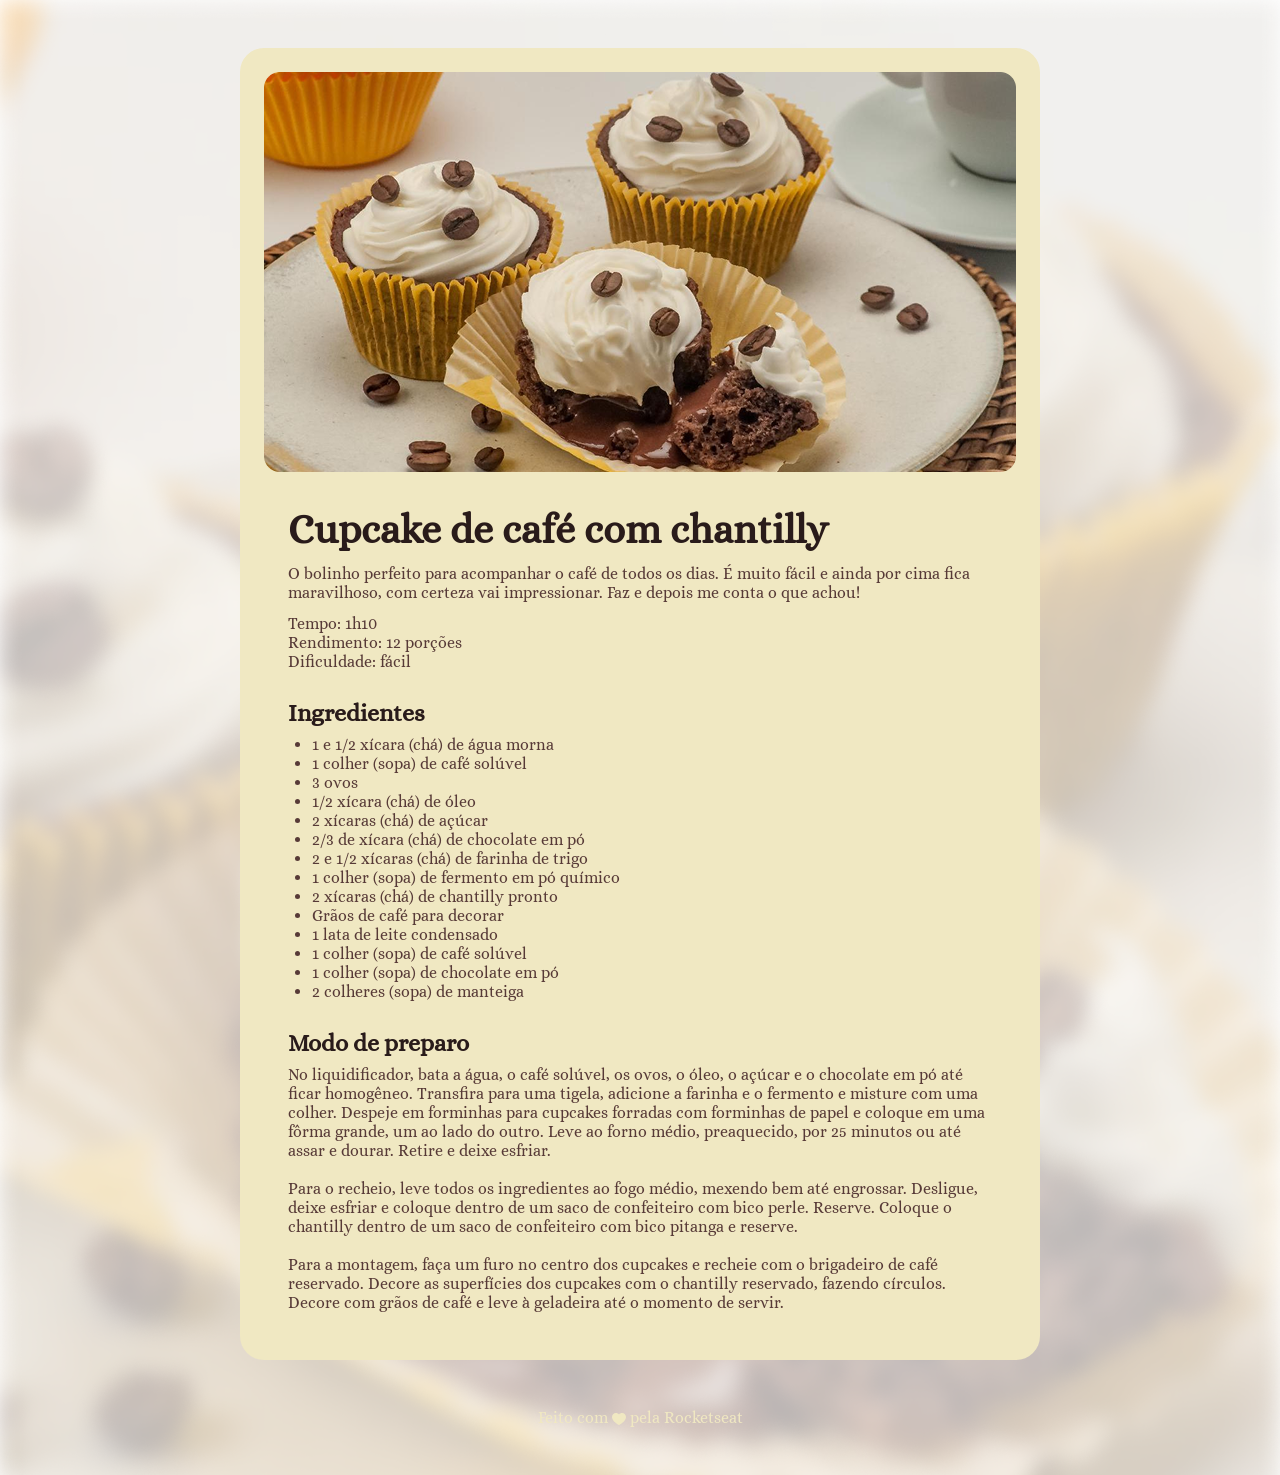
<file: projetos/projetos-html-css/projeto-01/index.html>
<!doctype html>
<html lang="pt-br">
  <head>
    <link rel="preconnect" href="https://fonts.googleapis.com" />
    <link rel="preconnect" href="https://fonts.gstatic.com" crossorigin />
    <link
      href="https://fonts.googleapis.com/css2?family=Alice&display=swap"
      rel="stylesheet"
    />
    <meta charset="UTF-8" />
    <meta name="viewport" content="width=device-width, initial-scale=1.0" />
    <title>Página de receita</title>
    <link rel="stylesheet" href="style.css" />
  </head>
  <body>
    <div id="page">
      <img src="assets/main-image.png" alt="Imagem de um cupcake" />
      <main>
        <section id="about">
          <h1>Cupcake de café com chantilly</h1>
          <p>
            O bolinho perfeito para acompanhar o café de todos os dias. É muito
            fácil e ainda por cima fica maravilhoso, com certeza vai
            impressionar. Faz e depois me conta o que achou!
          </p>
          <p>
            Tempo: 1h10 <br />
            Rendimento: 12 porções <br />
            Dificuldade: fácil
          </p>
        </section>
        <section id="ingredients">
          <h2>Ingredientes</h2>
          <ul>
            <li>1 e 1/2 xícara (chá) de água morna</li>
            <li>1 colher (sopa) de café solúvel</li>
            <li>3 ovos</li>
            <li>1/2 xícara (chá) de óleo</li>
            <li>2 xícaras (chá) de açúcar</li>
            <li>2/3 de xícara (chá) de chocolate em pó</li>
            <li>2 e 1/2 xícaras (chá) de farinha de trigo</li>
            <li>1 colher (sopa) de fermento em pó químico</li>
            <li>2 xícaras (chá) de chantilly pronto</li>
            <li>Grãos de café para decorar</li>
            <li>1 lata de leite condensado</li>
            <li>1 colher (sopa) de café solúvel</li>
            <li>1 colher (sopa) de chocolate em pó</li>
            <li>2 colheres (sopa) de manteiga</li>
          </ul>
        </section>
        <section id="preparation">
          <h2>Modo de preparo</h2>
          <p>
            No liquidificador, bata a água, o café solúvel, os ovos, o óleo, o
            açúcar e o chocolate em pó até ficar homogêneo. Transfira para uma
            tigela, adicione a farinha e o fermento e misture com uma colher.
            Despeje em forminhas para cupcakes forradas com forminhas de papel e
            coloque em uma fôrma grande, um ao lado do outro. Leve ao forno
            médio, preaquecido, por 25 minutos ou até assar e dourar. Retire e
            deixe esfriar.
            <br /><br />
            Para o recheio, leve todos os ingredientes ao fogo médio, mexendo
            bem até engrossar. Desligue, deixe esfriar e coloque dentro de um
            saco de confeiteiro com bico perle. Reserve. Coloque o chantilly
            dentro de um saco de confeiteiro com bico pitanga e reserve.
            <br /><br />
            Para a montagem, faça um furo no centro dos cupcakes e recheie com o
            brigadeiro de café reservado. Decore as superfícies dos cupcakes com
            o chantilly reservado, fazendo círculos. Decore com grãos de café e
            leve à geladeira até o momento de servir.
          </p>
        </section>
      </main>
    </div>
    <footer>
      Feito com <img src="assets/heart.svg" alt="coração" /> pela Rocketseat
    </footer>
  </body>
</html>
</file>
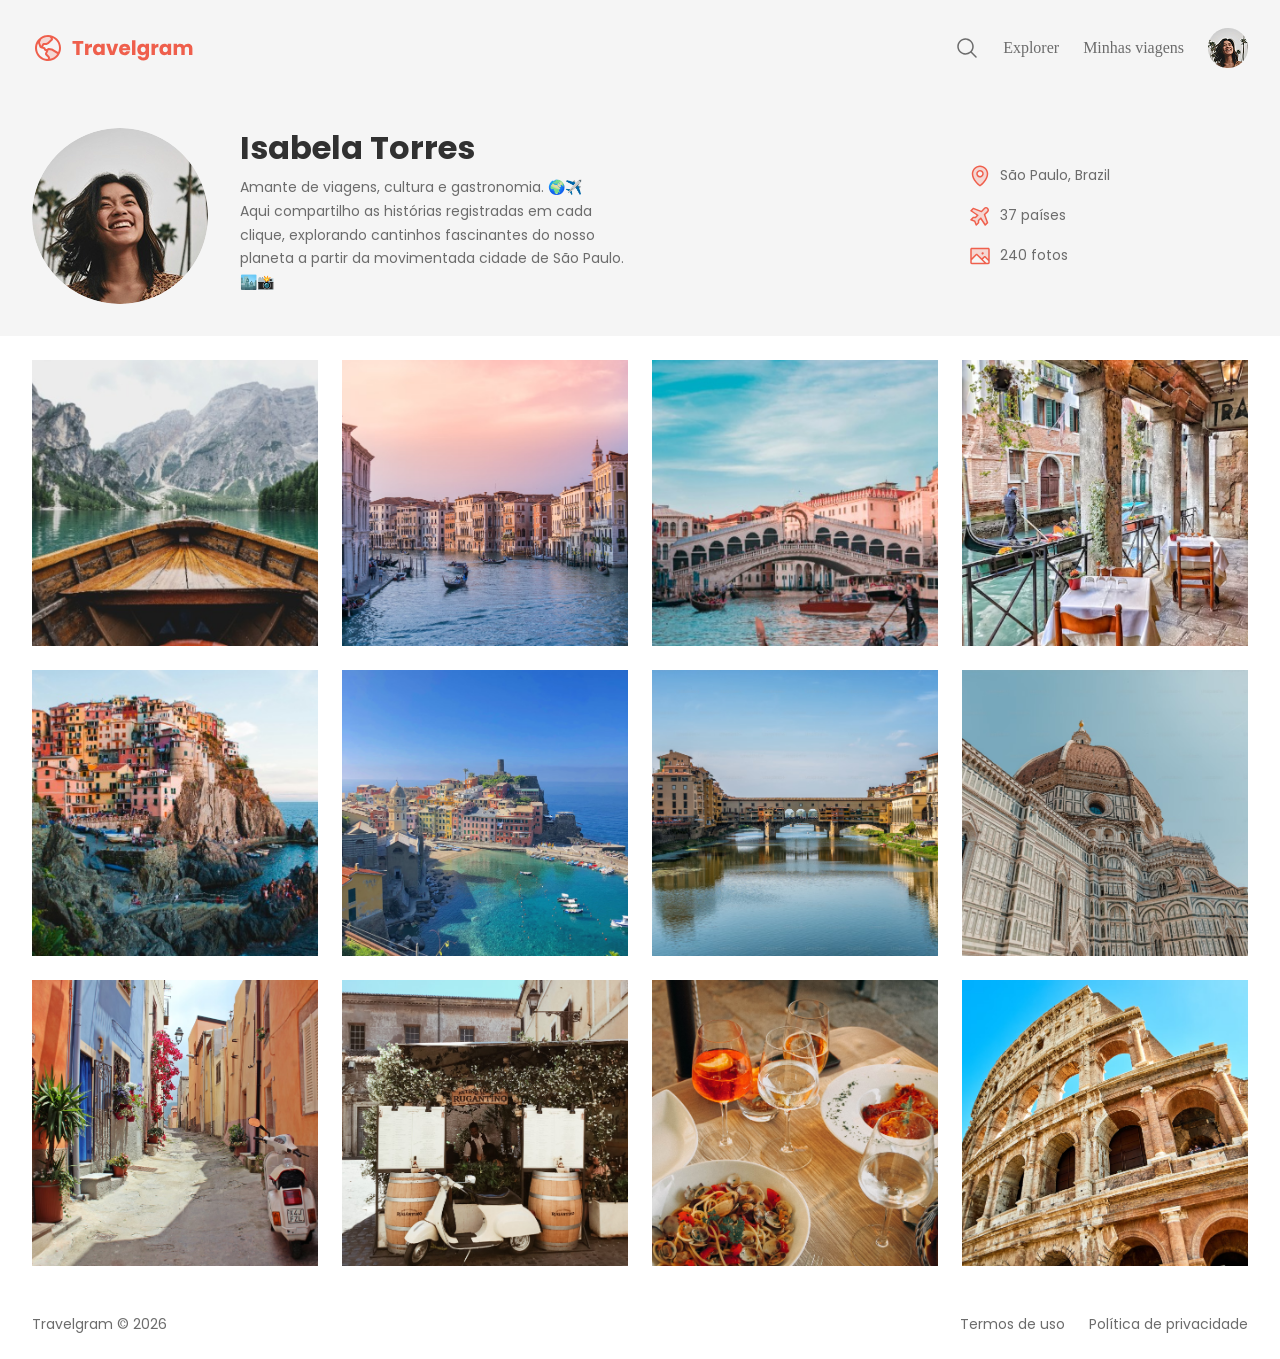
<file: projetos/projetos-html-css/projeto-02/index.html>
<!doctype html>
<html lang="pt-br">
  <head>
    <link rel="preconnect" href="https://fonts.googleapis.com" />
    <link rel="preconnect" href="https://fonts.gstatic.com" crossorigin />
    <meta charset="UTF-8" />
    <meta name="viewport" content="width=device-width, initial-scale=1.0" />
    <title>Travelgram | Perfil de viagens</title>
    <link rel="stylesheet" href="styles/index.css" />
    <link
      href="https://fonts.googleapis.com/css2?family=Poppins:wght@400;700&display=swap"
      rel="stylesheet"
    />
  </head>
  <body>
    <div class="bg-surface-color">
      <nav class="container">
        <a href="#" id="logo">
          <img src="assets/Logo.svg" alt="Logomarca" />
        </a>

        <ul id="primary-menu">
          <li>
            <a href="#">
              <img src="assets/icons/MagnifyingGlass.svg" alt="ícone de lupa" />
            </a>
          </li>
          <li><a href="#">Explorer</a></li>
          <li><a href="#">Minhas viagens</a></li>
          <li>
            <a href="#"
              ><img
                src="assets/Profile-pic-sm.png"
                alt="Imagem de Isabela Torres"
            /></a>
          </li>
        </ul>
      </nav>

      <header>
        <div class="container">
          <div id="profile">
            <img src="assets/Profile-pic.png" alt="Imagem de Isabela Torres" />
            <div>
              <h1>Isabela Torres</h1>
              <p>
                Amante de viagens, cultura e gastronomia. 🌍✈️ <br />
                Aqui compartilho as histórias registradas em cada clique,
                explorando cantinhos fascinantes do nosso planeta a partir da
                movimentada cidade de São Paulo. 🏙️📸
              </p>
            </div>
          </div>

          <ul id="info">
            <li>
              <img src="assets/icons/MapPin.svg" alt="Ícone de mapa" />
              <span>São Paulo, Brazil </span>
            </li>
            <li>
              <img src="assets/icons/AirplaneTilt.svg" alt="Ícone de avião" />
              <span>37 países</span>
            </li>
            <li>
              <img src="assets/icons/Image.svg" alt="Ícone de imagem" />
              <span>240 fotos</span>
            </li>
          </ul>
        </div>
      </header>
    </div>

    <main class="container">
      <img src="assets/images/Image 01.png" alt="..." />
      <img src="assets/images/Image 02.png" alt="..." />
      <img src="assets/images/Image 03.png" alt="..." />
      <img src="assets/images/Image 04.png" alt="..." />
      <img src="assets/images/Image 05.png" alt="..." />
      <img src="assets/images/Image 06.png" alt="..." />
      <img src="assets/images/Image 07.png" alt="..." />
      <img src="assets/images/Image 08.png" alt="..." />
      <img src="assets/images/Image 09.png" alt="..." />
      <img src="assets/images/Image 10.png" alt="..." />
      <img src="assets/images/Image 11.png" alt="..." />
      <img src="assets/images/Image 12.png" alt="..." />
    </main>

    <footer class="container">
      <span>Travelgram &copy; 2026</span>
      <span>Termos de uso</span>
      <span>Política de privacidade</span>
    </footer>
  </body>
</html>
</file>
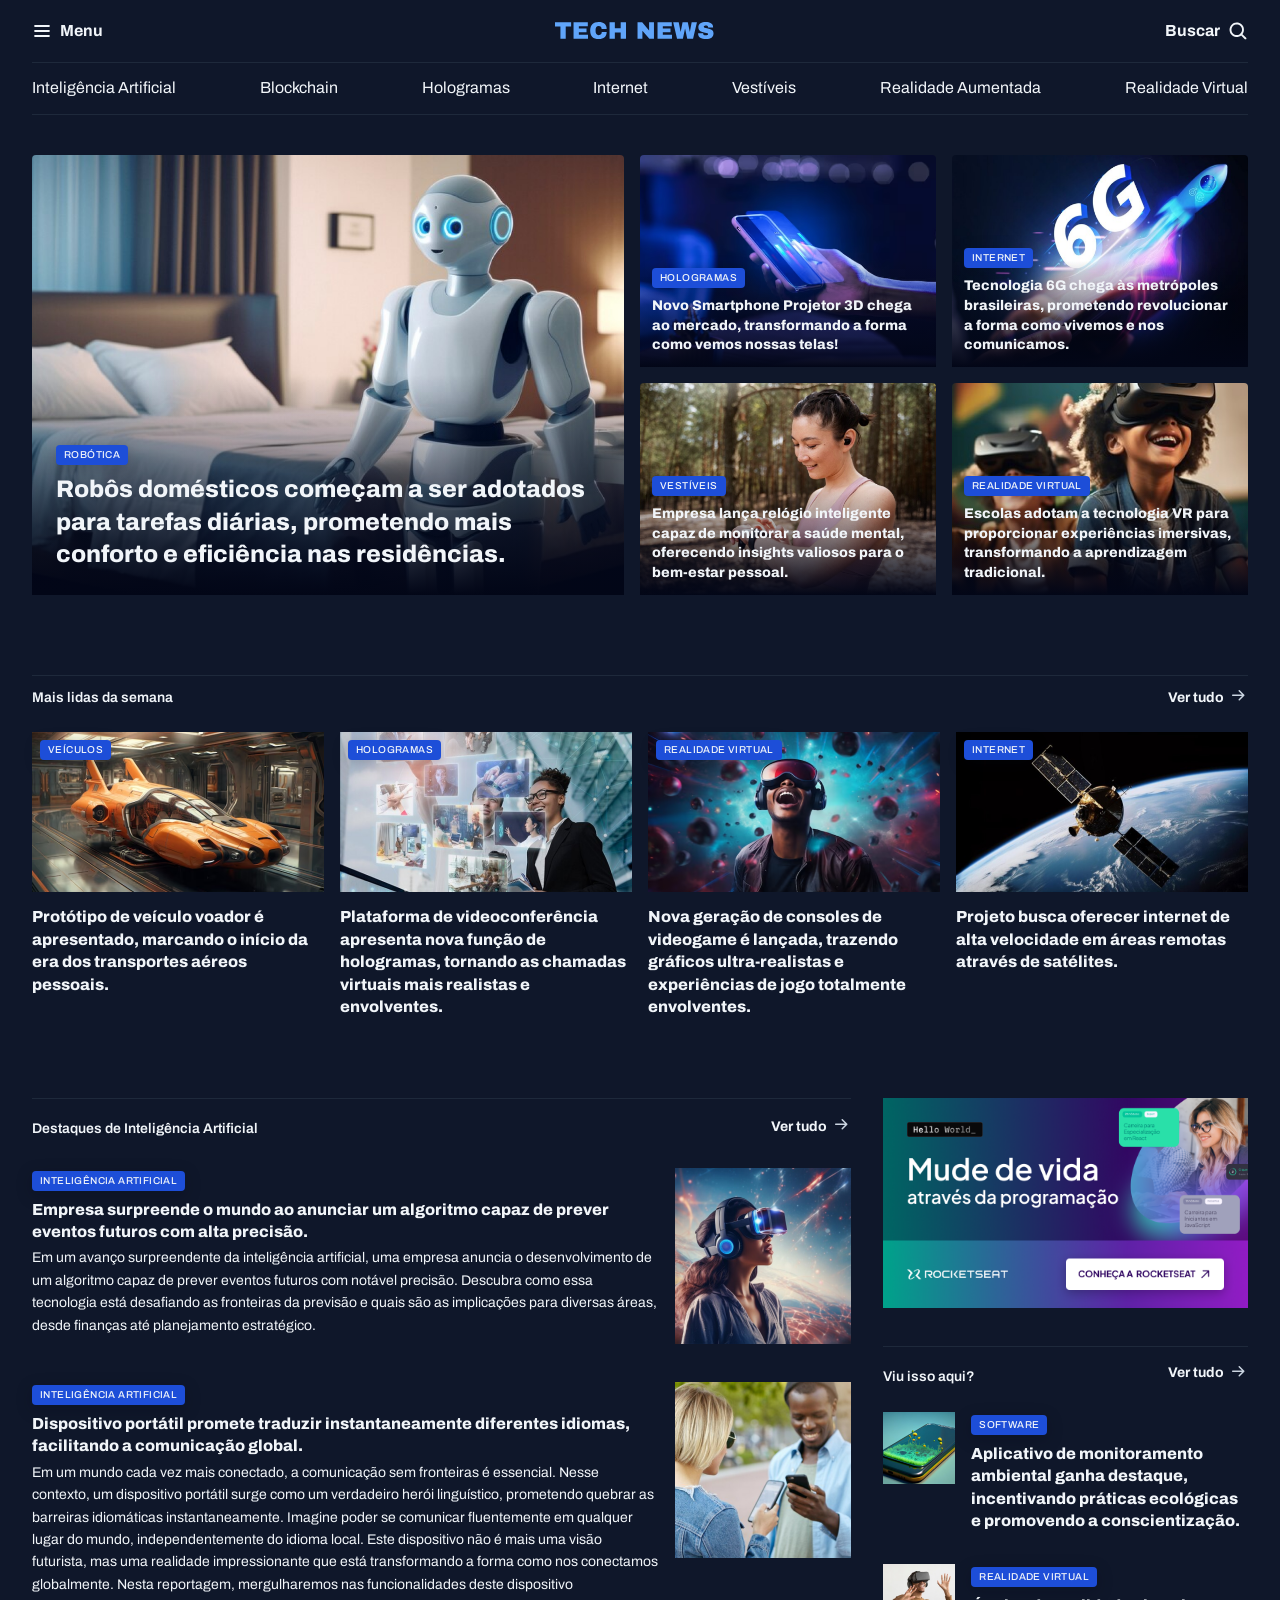
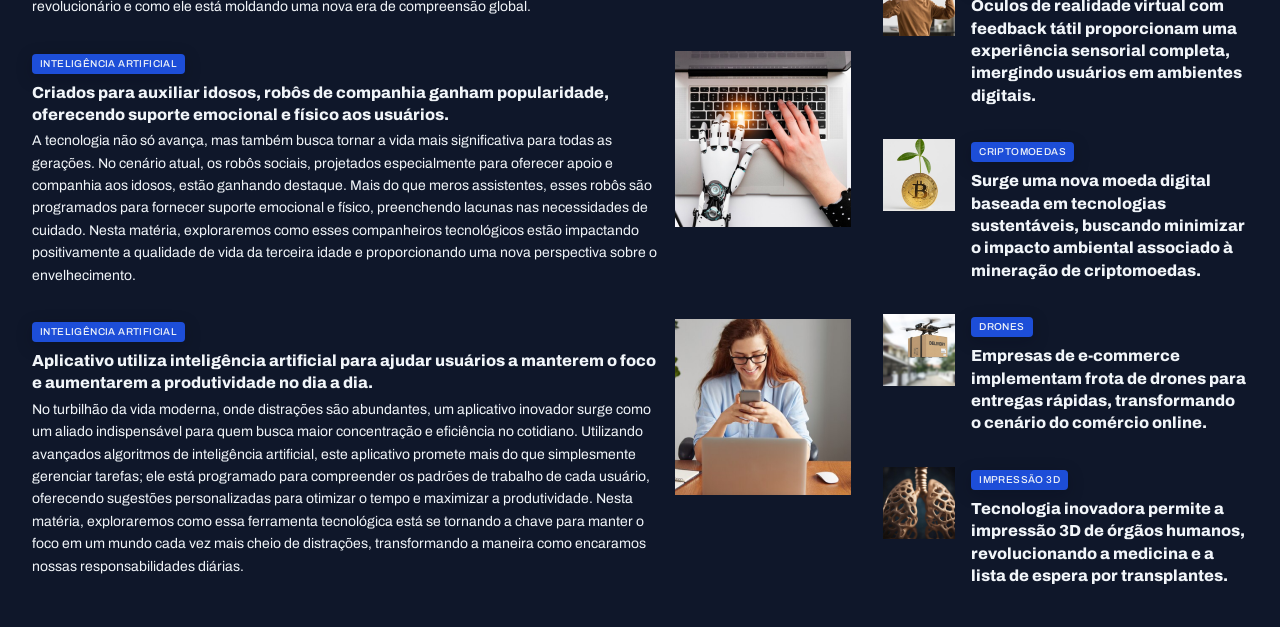
<file: projetos/projetos-html-css/projeto-03/index.html>
<!doctype html>
<html lang="pt-br">
  <head>
    <link rel="preconnect" href="https://fonts.googleapis.com" />
    <link rel="preconnect" href="https://fonts.gstatic.com" crossorigin />

    <meta charset="UTF-8" />
    <meta name="viewport" content="width=device-width, initial-scale=1.0" />
    <title>Portal de notícias</title>
    <link rel="stylesheet" href="styles/index.css" />
    <link
      href="https://fonts.googleapis.com/css2?family=Archivo:ital,wght@0,100..900;1,100..900&display=swap"
      rel="stylesheet"
    />
  </head>
  <body>
    <header class="container">
      <nav id="primary" class="grid grid-flow-col">
        <div>
          <img src="assets/icons/List.svg" alt="Ícone de menu" />
          <strong>Menu</strong>
        </div>
        <div>
          <img src="assets/Logo.svg" alt="TechNews logo" />
        </div>
        <div>
          <strong>Buscar</strong>
          <img
            src="assets/icons/MagnifyingGlass.svg"
            alt="Ícone de lupa para pesquisa"
          />
        </div>
      </nav>
      <nav id="secondary" class="grid grid-flow-col">
        <a href="#">Inteligência Artificial</a>
        <a href="#">Blockchain</a>
        <a href="#">Hologramas</a>
        <a href="#">Internet</a>
        <a href="#">Vestíveis</a>
        <a href="#">Realidade Aumentada</a>
        <a href="#">Realidade Virtual</a>
      </nav>
    </header>

    <main class="container grid">
      <section id="featured" class="grid grid-flow-col gap-16">
        <figure class="card">
          <img src="assets/images/Image 01.png" alt="Robótica" />
          <figcaption>
            <span class="content-tag">robótica</span>
            <h2 class="text-2xl">
              Robôs domésticos começam a ser adotados para tarefas diárias,
              prometendo mais conforto e eficiência nas residências.
            </h2>
          </figcaption>
        </figure>
        <div class="grid grid-cols-2 gap-16">
          <figure class="card">
            <img src="assets/images/Image 02.png" alt="Hologramas" />
            <figcaption>
              <span class="content-tag">hologramas</span>
              <h2 class="text-lg">
                Novo Smartphone Projetor 3D chega ao mercado, transformando a
                forma como vemos nossas telas!
              </h2>
            </figcaption>
          </figure>
          <figure class="card">
            <img src="assets/images/Image 03.png" alt="Internet" />
            <figcaption>
              <span class="content-tag">internet</span>
              <h2 class="text-lg">
                Tecnologia 6G chega às metrópoles brasileiras, prometendo
                revolucionar a forma como vivemos e nos comunicamos.
              </h2>
            </figcaption>
          </figure>
          <figure class="card">
            <img src="assets/images/Image 04.png" alt="Vestíveis" />
            <figcaption>
              <span class="content-tag">vestíveis</span>
              <h2 class="text-lg">
                Empresa lança relógio inteligente capaz de monitorar a saúde
                mental, oferecendo insights valiosos para o bem-estar pessoal.
              </h2>
            </figcaption>
          </figure>
          <figure class="card">
            <img src="assets/images/Image 05.png" alt="Realidade Virtual" />
            <figcaption>
              <span class="content-tag">realidade virtual</span>
              <h2 class="text-lg">
                Escolas adotam a tecnologia VR para proporcionar experiências
                imersivas, transformando a aprendizagem tradicional.
              </h2>
            </figcaption>
          </figure>
        </div>
      </section>

      <section id="weekly">
        <header class="grid grid-flow-col">
          <h3>Mais lidas da semana</h3>
          <a href="#" class="grid grid-flow-col">
            <strong>Ver tudo</strong>
            <span></span>
          </a>
        </header>

        <div class="grid gap-16">
          <figure>
            <span class="content-tag">veículos</span>
            <img src="assets/images/Image 06.png" alt="Veículos" />
            <p>
              Protótipo de veículo voador é apresentado, marcando o início da
              era dos transportes aéreos pessoais.
            </p>
          </figure>
          <figure>
            <span class="content-tag">hologramas</span>
            <img src="assets/images/Image 07.png" alt="hologramas" />
            <p>
              Plataforma de videoconferência apresenta nova função de
              hologramas, tornando as chamadas virtuais mais realistas e
              envolventes.
            </p>
          </figure>
          <figure>
            <span class="content-tag">realidade virtual</span>
            <img src="assets/images/Image 08.png" alt="Realidade Virtual" />
            <p>
              Nova geração de consoles de videogame é lançada, trazendo gráficos
              ultra-realistas e experiências de jogo totalmente envolventes.
            </p>
          </figure>
          <figure>
            <span class="content-tag">internet</span>
            <img src="assets/images/Image 09.png" alt="Internet" />
            <p>
              Projeto busca oferecer internet de alta velocidade em áreas
              remotas através de satélites.
            </p>
          </figure>
        </div>
      </section>

      <section id="ai">
        <header class="grid grid-flow-col">
          <h3>Destaques de Inteligência Artificial</h3>
          <a href="#" class="grid grid-flow-col">
            <strong>Ver tudo</strong>
            <span></span>
          </a>
        </header>

        <div class="grid gap-32">
          <article class="grid grid-flow-col gap-16">
            <div>
              <span class="content-tag">Inteligência Artificial</span>
              <h3 class="text-xl">
                Empresa surpreende o mundo ao anunciar um algoritmo capaz de
                prever eventos futuros com alta precisão.
              </h3>
              <p class="text-sm">
                Em um avanço surpreendente da inteligência artificial, uma
                empresa anuncia o desenvolvimento de um algoritmo capaz de
                prever eventos futuros com notável precisão. Descubra como essa
                tecnologia está desafiando as fronteiras da previsão e quais são
                as implicações para diversas áreas, desde finanças até
                planejamento estratégico.
              </p>
            </div>
            <div>
              <img
                src="assets/images/Image 10.png"
                alt="Inteligência Artificial"
              />
            </div>
          </article>
          <article class="grid grid-flow-col gap-16">
            <div>
              <span class="content-tag">Inteligência Artificial</span>
              <h3 class="text-xl">
                Dispositivo portátil promete traduzir instantaneamente
                diferentes idiomas, facilitando a comunicação global.
              </h3>
              <p class="text-sm">
                Em um mundo cada vez mais conectado, a comunicação sem
                fronteiras é essencial. Nesse contexto, um dispositivo portátil
                surge como um verdadeiro herói linguístico, prometendo quebrar
                as barreiras idiomáticas instantaneamente. Imagine poder se
                comunicar fluentemente em qualquer lugar do mundo,
                independentemente do idioma local. Este dispositivo não é mais
                uma visão futurista, mas uma realidade impressionante que está
                transformando a forma como nos conectamos globalmente. Nesta
                reportagem, mergulharemos nas funcionalidades deste dispositivo
                revolucionário e como ele está moldando uma nova era de
                compreensão global.
              </p>
            </div>
            <div>
              <img
                src="assets/images/Image 11.png"
                alt="Inteligência Artificial"
              />
            </div>
          </article>
          <article class="grid grid-flow-col gap-16">
            <div>
              <span class="content-tag">Inteligência Artificial</span>
              <h3 class="text-xl">
                Criados para auxiliar idosos, robôs de companhia ganham
                popularidade, oferecendo suporte emocional e físico aos
                usuários.
              </h3>
              <p class="text-sm">
                A tecnologia não só avança, mas também busca tornar a vida mais
                significativa para todas as gerações. No cenário atual, os robôs
                sociais, projetados especialmente para oferecer apoio e
                companhia aos idosos, estão ganhando destaque. Mais do que meros
                assistentes, esses robôs são programados para fornecer suporte
                emocional e físico, preenchendo lacunas nas necessidades de
                cuidado. Nesta matéria, exploraremos como esses companheiros
                tecnológicos estão impactando positivamente a qualidade de vida
                da terceira idade e proporcionando uma nova perspectiva sobre o
                envelhecimento.
              </p>
            </div>
            <div>
              <img
                src="assets/images/Image 12.png"
                alt="Inteligência Artificial"
              />
            </div>
          </article>
          <article class="grid grid-flow-col gap-16">
            <div>
              <span class="content-tag">Inteligência Artificial</span>
              <h3 class="text-xl">
                Aplicativo utiliza inteligência artificial para ajudar usuários
                a manterem o foco e aumentarem a produtividade no dia a dia.
              </h3>
              <p class="text-sm">
                No turbilhão da vida moderna, onde distrações são abundantes, um
                aplicativo inovador surge como um aliado indispensável para quem
                busca maior concentração e eficiência no cotidiano. Utilizando
                avançados algoritmos de inteligência artificial, este aplicativo
                promete mais do que simplesmente gerenciar tarefas; ele está
                programado para compreender os padrões de trabalho de cada
                usuário, oferecendo sugestões personalizadas para otimizar o
                tempo e maximizar a produtividade. Nesta matéria, exploraremos
                como essa ferramenta tecnológica está se tornando a chave para
                manter o foco em um mundo cada vez mais cheio de distrações,
                transformando a maneira como encaramos nossas responsabilidades
                diárias.
              </p>
            </div>
            <div>
              <img
                src="assets/images/Image 13.png"
                alt="Inteligência Artificial"
              />
            </div>
          </article>
        </div>
      </section>

      <aside>
        <div id="ads">
          <img src="assets/Ads.png" alt="Ads" />
        </div>

        <section id="more">
          <header class="grid grid-flow-col">
            <h3>Viu isso aqui?</h3>
            <a href="#" class="grid grid-flow-col">
              <strong>Ver tudo</strong>
              <span></span>
            </a>
          </header>

          <div class="grid gap-32">
            <article class="grid grid-flow-col gap-16">
              <div>
                <img src="assets/images/Image 14.png" alt="Software" />
              </div>
              <div>
                <span class="content-tag">software</span>
                <h3 class="text-xl">
                  Aplicativo de monitoramento ambiental ganha destaque,
                  incentivando práticas ecológicas e promovendo a
                  conscientização.
                </h3>
              </div>
            </article>
            <article class="grid grid-flow-col gap-16">
              <div>
                <img src="assets/images/Image 15.png" alt="Realidade Virtual" />
              </div>
              <div>
                <span class="content-tag">realidade virtual</span>
                <h3 class="text-xl">
                  Óculos de realidade virtual com feedback tátil proporcionam
                  uma experiência sensorial completa, imergindo usuários em
                  ambientes digitais.
                </h3>
              </div>
            </article>
            <article class="grid grid-flow-col gap-16">
              <div>
                <img src="assets/images/Image 16.png" alt="Criptomoedas" />
              </div>
              <div>
                <span class="content-tag">criptomoedas</span>
                <h3 class="text-xl">
                  Surge uma nova moeda digital baseada em tecnologias
                  sustentáveis, buscando minimizar o impacto ambiental associado
                  à mineração de criptomoedas.
                </h3>
              </div>
            </article>
            <article class="grid grid-flow-col gap-16">
              <div>
                <img src="assets/images/Image 17.png" alt="Drones" />
              </div>
              <div>
                <span class="content-tag">drones</span>
                <h3 class="text-xl">
                  Empresas de e-commerce implementam frota de drones para
                  entregas rápidas, transformando o cenário do comércio online.
                </h3>
              </div>
            </article>
            <article class="grid grid-flow-col gap-16">
              <div>
                <img src="assets/images/Image 18.png" alt="Impressão 3D" />
              </div>
              <div>
                <span class="content-tag">impressão 3d</span>
                <h3 class="text-xl">
                  Tecnologia inovadora permite a impressão 3D de órgãos humanos,
                  revolucionando a medicina e a lista de espera por
                  transplantes.
                </h3>
              </div>
            </article>
          </div>
        </section>
      </aside>
    </main>
  </body>
</html>
</file>
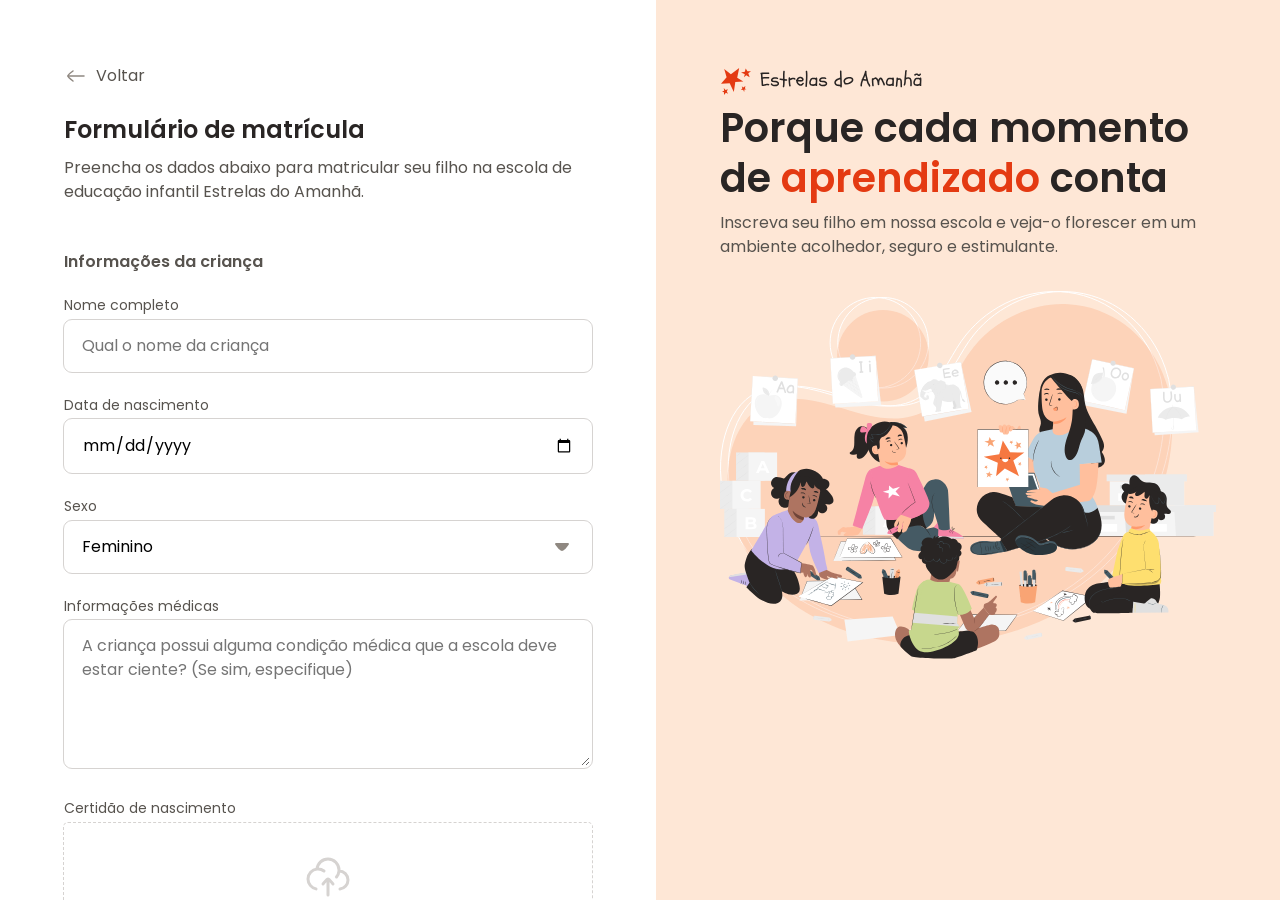
<file: projetos/projetos-html-css/projeto-04/index.html>
<!doctype html>
<html lang="pt-br">
  <head>
    <link rel="preconnect" href="https://fonts.googleapis.com" />
    <link rel="preconnect" href="https://fonts.gstatic.com" crossorigin />
    <meta charset="UTF-8" />
    <meta name="viewport" content="width=device-width, initial-scale=1.0" />
    <title>Estrelas do Amanhã</title>
    <link rel="stylesheet" href="styles/index.css" />
    <link
      href="https://fonts.googleapis.com/css2?family=Poppins:ital,wght@0,100;0,200;0,300;0,400;0,500;0,600;0,700;0,800;0,900;1,100;1,200;1,300;1,400;1,500;1,600;1,700;1,800;1,900&display=swap"
      rel="stylesheet"
    />
  </head>
  <body>
    <div id="app">
      <main>
        <div class="main-container">
          <div class="back">
            <img src="assets/icons/arrow-left-02.svg" alt="Ícone de voltar" />
            <span>Voltar</span>
          </div>

          <h1>Formulário de matrícula</h1>
          <p>
            Preencha os dados abaixo para matricular seu filho na escola de
            educação infantil Estrelas do Amanhã.
          </p>

          <form enctype="multipart/form-data">
            <fieldset class="child-info">
              <legend>Informações da criança</legend>

              <div class="input-wrapper">
                <label for="fullname">Nome completo</label>
                <input
                  id="fullname"
                  type="text"
                  name="fullname"
                  placeholder="Qual o nome da criança"
                />
              </div>
              <div class="input-wrapper">
                <label for="birth">Data de nascimento</label>
                <input id="birth" type="date" name="birth" lang="pt-br" />
              </div>
              <div class="select-wrapper">
                <label for="gender">Sexo</label>
                <select name="gender" id="gender">
                  <option value="female">Feminino</option>
                  <option value="male">Masculino</option>
                  <option value="na">Prefiro não responder</option>
                </select>
              </div>
              <div class="textarea-wrapper">
                <label for="medical-info">Informações médicas</label>
                <textarea
                  name="medical-info"
                  id="medical-info"
                  cols="30"
                  rows="5"
                  placeholder="A criança possui alguma condição médica que a escola deve estar ciente? (Se sim, especifique)"
                ></textarea>
              </div>

              <div class="droparea-wrapper">
                <label for="birth-file">Certidão de nascimento</label>
                <div class="dropzone">
                  <input type="file" name="birth-file" id="birth-file" />
                  <svg
                    width="48"
                    height="48"
                    viewBox="0 0 48 48"
                    fill="none"
                    xmlns="http://www.w3.org/2000/svg"
                  >
                    <path
                      d="M34.9552 18.0221C34.97 18.022 34.985 18.022 35 18.022C39.9706 18.022 44 22.0588 44 27.0386C44 31.6796 40.5 35.5016 36 36M34.9552 18.0221C34.9848 17.6921 35 17.3579 35 17.0202C35 10.9339 30.0752 6 24 6C18.2465 6 13.5247 10.4253 13.0408 16.0638M34.9552 18.0221C34.7506 20.2952 33.8572 22.3692 32.4856 24.033M13.0408 16.0638C7.96796 16.5475 4 20.8278 4 26.0366C4 30.8834 7.43552 34.9264 12 35.8546M13.0408 16.0638C13.3565 16.0337 13.6765 16.0183 14 16.0183C16.2516 16.0183 18.3295 16.7639 20.001 18.022"
                      stroke="#D6D3D1"
                      stroke-width="3"
                      stroke-linecap="round"
                      stroke-linejoin="round"
                    />
                    <path
                      d="M24 26V42M24 26C22.5996 26 19.9831 29.9886 19 31M24 26C25.4004 26 28.017 29.9886 29 31"
                      stroke="#D6D3D1"
                      stroke-width="3"
                      stroke-linecap="round"
                      stroke-linejoin="round"
                    />
                  </svg>

                  <p>Clique aqui para <br />selecionar os arquivos</p>
                </div>
              </div>
            </fieldset>

            <fieldset class="address">
              <legend>Endereço residencial</legend>

              <div class="input-wrapper">
                <label for="cep">CEP</label>
                <input type="text" id="cep" name="cep" />
              </div>

              <div class="flex">
                <div class="input-wrapper flex-2">
                  <label for="street">Rua</label>
                  <input
                    type="text"
                    id="street"
                    name="street"
                    value="Rua das Flores"
                    disabled
                  />
                </div>
                <div class="input-wrapper flex-1">
                  <label for="number">Número</label>
                  <input type="number" id="number" name="number" />
                </div>
              </div>

              <div class="flex">
                <div class="input-wrapper flex-2">
                  <label for="city">Cidade</label>
                  <input
                    type="text"
                    id="city"
                    name="city"
                    value="São Paulo"
                    disabled
                  />
                </div>
                <div class="input-wrapper flex-1">
                  <label for="state">Estado</label>
                  <input
                    type="text"
                    id="state"
                    name="state"
                    value="SP"
                    disabled
                  />
                </div>
              </div>
            </fieldset>

            <fieldset class="address">
              <legend>Informações do responsável</legend>
              <div class="input-wrapper">
                <label for="guardian">Nome do responsável</label>
                <input id="guardian" type="text" name="guardian" />
                <small
                  >Principal responsável legal e contato de emergência</small
                >
              </div>

              <div class="input-wrapper">
                <label for="phone">Telefone</label>
                <input
                  id="phone"
                  type="tel"
                  name="phone"
                  placeholder="(10) 9 8765-4321"
                />
              </div>

              <div class="input-wrapper">
                <label for="mail">E-mail</label>
                <input id="mail" type="email" name="mail" required />
                <div class="error">
                  <img
                    src="assets/icons/alert-circle.svg"
                    alt="Ícone de alerta vermelho"
                  />
                  <span>Insira um e-mail válido</span>
                </div>
              </div>
            </fieldset>

            <fieldset class="enroll-options">
              <legend>Opções de matrícula</legend>

              <div class="input-wrapper">
                <label>Selecione o turno de estudo</label>

                <div class="radio-wrapper">
                  <div class="radio-inner">
                    <div class="radio-image"></div>
                    <input
                      type="radio"
                      name="study-shift"
                      id="morning"
                      value="morning"
                    />
                    <img
                      src="assets/icons/sun-cloud-02.svg"
                      alt="Ícone de sol com nuvem"
                    />
                    <label for="morning">Manhã</label>
                  </div>

                  <div class="radio-inner">
                    <div class="radio-image"></div>
                    <input
                      type="radio"
                      name="study-shift"
                      id="evening"
                      value="evening"
                    />
                    <img
                      src="assets/icons/sun-02.svg"
                      alt="Ícone de sol com nuvem"
                    />
                    <label for="evening">Tarde</label>
                  </div>
                </div>
              </div>

              <div class="input-wrapper">
                <label>
                  Em qual esporte você gostaria de inscrever seu filho?
                </label>

                <div class="radio-wrapper">
                  <div class="radio-inner">
                    <div class="radio-image"></div>
                    <input type="radio" name="sport" id="football" />
                    <img
                      src="assets/icons/football.svg"
                      alt="Ícone de futebol"
                    />
                    <label for="football">Futebol</label>
                  </div>

                  <div class="radio-inner">
                    <div class="radio-image"></div>
                    <input type="radio" name="sport" id="basketball" />
                    <img
                      src="assets/icons/basketball-02.svg"
                      alt="Ícone de basquete"
                    />
                    <label for="basketball">Basquete</label>
                  </div>

                  <div class="radio-inner">
                    <div class="radio-image"></div>
                    <input type="radio" name="sport" id="swimming" />
                    <img
                      src="assets/icons/swimming.svg"
                      alt="Ícone de natação"
                    />
                    <label for="swimming">Natação</label>
                  </div>

                  <div class="radio-inner">
                    <div class="radio-image"></div>
                    <input type="radio" name="sport" id="yoga" />
                    <img src="assets/icons/yoga-02.svg" alt="Ícone de yoga" />
                    <label for="yoga">Yoga</label>
                  </div>

                  <div class="radio-inner">
                    <div class="radio-image"></div>
                    <input type="radio" name="sport" id="volleyball" />
                    <img
                      src="assets/icons/volleyball.svg"
                      alt="Ícone de volei"
                    />
                    <label for="volleyball">Volei</label>
                  </div>

                  <div class="radio-inner">
                    <div class="radio-image"></div>
                    <input type="radio" name="sport" id="boxing" />
                    <img
                      src="assets/icons/boxing-glove-01.svg"
                      alt="Ícone de boxe"
                    />
                    <label for="boxing">Boxe</label>
                  </div>
                </div>
              </div>
            </fieldset>

            <div class="terms-wrapper input-wrapper checkbox-wrapper">
              <div class="checkbox-image"></div>
              <input type="checkbox" name="terms" id="terms" />
              <label for="terms"
                >Declaro que li e concordo com os
                <strong>Termos e Condições</strong> e com a
                <strong>Política de Privacidade</strong> da escola Estrela do
                Amanhã.</label
              >
            </div>

            <div class="actions-wrapper">
              <button type="button" class="btn-secondary">
                Salvar respostas
              </button>
              <button class="btn-primary">Fazer matrícula</button>
            </div>
          </form>
        </div>
      </main>

      <aside>
        <div class="aside-container">
          <header>
            <img src="assets/Logo.svg" alt="Logo" />
            <h2>Porque cada momento de <span>aprendizado</span> conta</h2>
            <p>
              Inscreva seu filho em nossa escola e veja-o florescer em um
              ambiente acolhedor, seguro e estimulante.
            </p>
          </header>

          <img src="assets/Illustration.svg" alt="Ilustração" />
        </div>
      </aside>
    </div>
  </body>
</html>
</file>
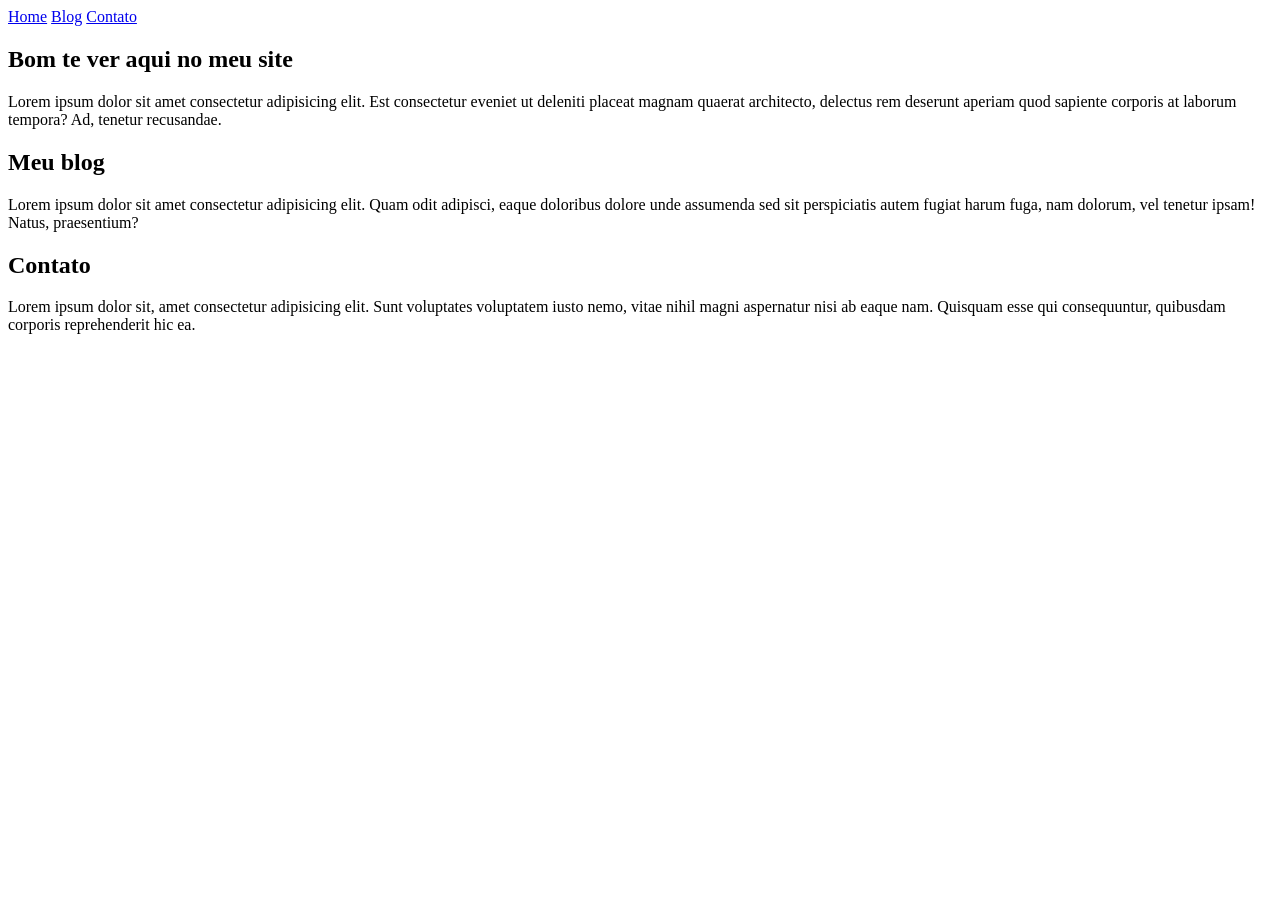
<file: projetos/projetos-html/projeto-01/index.html>
<!DOCTYPE html>
<html lang="en">
  <head>
    <meta charset="UTF-8" />
    <meta name="viewport" content="width=device-width, initial-scale=1.0" />
    <title>Meu site</title>
  </head>
  <body>
    <nav>
      <a href="#home">Home</a>
      <a href="#blog">Blog</a>
      <a href="#contato">Contato</a>
    </nav>

    <main>
      <section id="#home">
        <h1>Bom te ver aqui no meu site</h1>
        <p>
          Lorem ipsum dolor sit amet consectetur adipisicing elit. Est
          consectetur eveniet ut deleniti placeat magnam quaerat architecto,
          delectus rem deserunt aperiam quod sapiente corporis at laborum
          tempora? Ad, tenetur recusandae.
        </p>
      </section>
      <section id="#blog">
        <h2>Meu blog</h2>
        <p>
          Lorem ipsum dolor sit amet consectetur adipisicing elit. Quam odit
          adipisci, eaque doloribus dolore unde assumenda sed sit perspiciatis
          autem fugiat harum fuga, nam dolorum, vel tenetur ipsam! Natus,
          praesentium?
        </p>
      </section>
      <section id="#contato">
        <h2>Contato</h2>
        <p>
          Lorem ipsum dolor sit, amet consectetur adipisicing elit. Sunt
          voluptates voluptatem iusto nemo, vitae nihil magni aspernatur nisi ab
          eaque nam. Quisquam esse qui consequuntur, quibusdam corporis
          reprehenderit hic ea.
        </p>
      </section>
    </main>
  </body>
</html>
</file>
<file: projetos/projetos-html-css/projeto-01/style.css>
* {
  margin: 0;
  padding: 0;
}

:root {
  font-family: "Alice", serif;
  color: #573a37;
}

body {
  background-image: url(assets/bg-image.png);
  background-size: cover;
}

#page {
  box-sizing: border-box;
  width: 800px;
  padding: 24px;
  background-color: #f0e8c2;
  border-radius: 24px;
  margin: 48px auto;
}

main {
  padding: 24px;
}

section + section {
  margin-top: 24px;
}

#about p + p {
  margin-top: 12px;
}

h1 {
  line-height: 140%;
  font-size: 40px;
}

h2 {
  font-size: 24px;
}

h1,
h2 {
  color: #291b1a;
  margin-bottom: 4px;
  line-height: 150%;
}

ul {
  padding-left: 24px;
}

footer {
  color: #f0e8c2;
  text-align: center;
  padding-bottom: 48px;
}

footer img {
  vertical-align: middle;
}
</file>
<file: projetos/projetos-html-css/projeto-02/styles/index.css>
@import url(global.css);
@import url(nav.css);
@import url(header.css);
@import url(main.css);
@import url(footer.css);
</file>
<file: projetos/projetos-html-css/projeto-03/styles/index.css>
@import url(global.css);
@import url(utility.css);
@import url(header.css);
@import url(sections.css);
</file>
<file: projetos/projetos-html-css/projeto-04/styles/index.css>
@import url(global.css);
@import url(layout.css);
@import url(forms.css);
</file>
